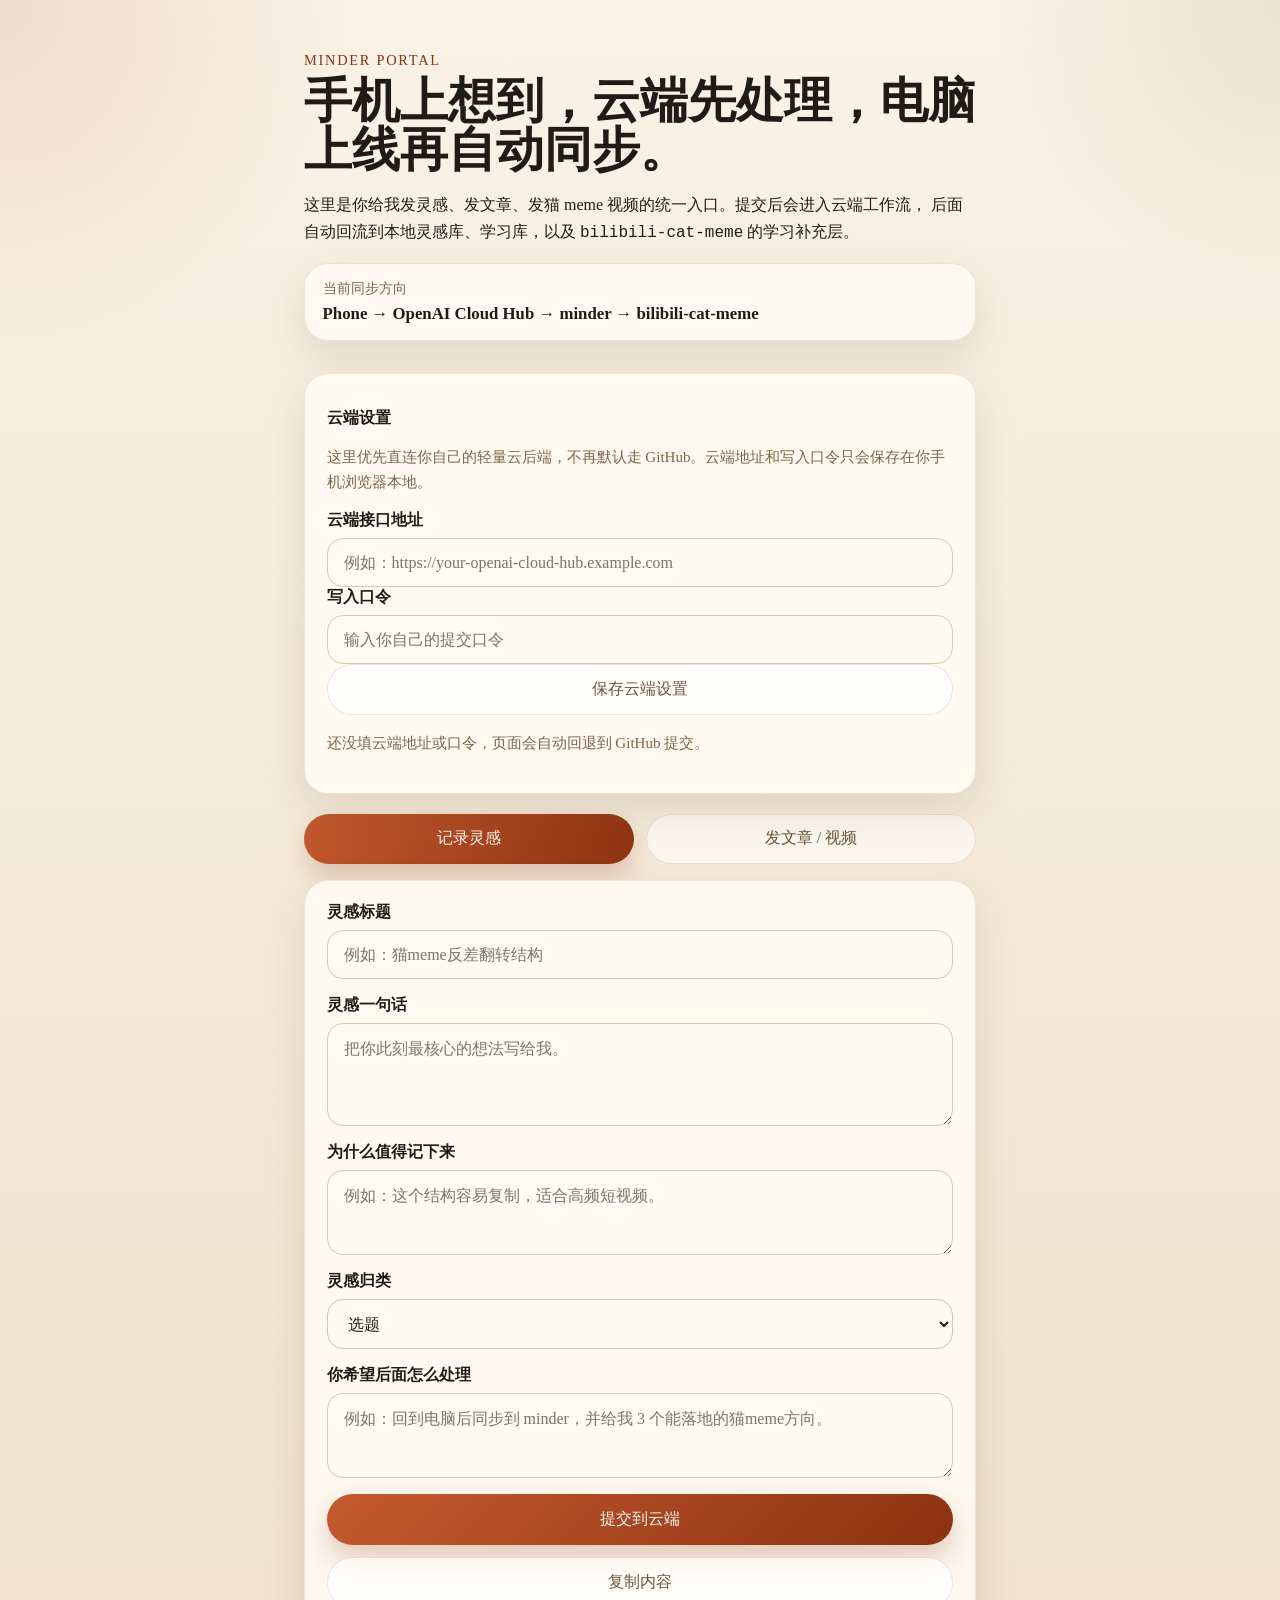
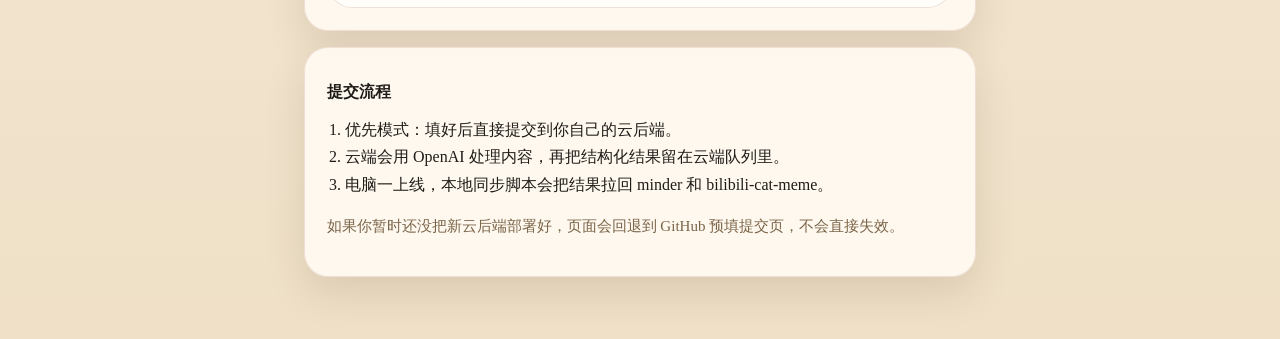
<file: mobile_portal/index.html>
<!DOCTYPE html>
<html lang="zh-CN">
  <head>
    <meta charset="UTF-8" />
    <meta name="viewport" content="width=device-width, initial-scale=1.0, viewport-fit=cover" />
    <title>Minder Portal</title>
    <meta
      name="description"
      content="手机端灵感收件箱与内容学习入口，提交后进入云端处理，再同步回本地。"
    />
    <link rel="stylesheet" href="./styles.css" />
  </head>
  <body>
    <main class="shell">
      <section class="hero">
        <p class="eyebrow">Minder Portal</p>
        <h1>手机上想到，云端先处理，电脑上线再自动同步。</h1>
        <p class="lede">
          这里是你给我发灵感、发文章、发猫 meme 视频的统一入口。提交后会进入云端工作流，
          后面自动回流到本地灵感库、学习库，以及
          <span class="mono">bilibili-cat-meme</span> 的学习补充层。
        </p>
        <div class="status-card">
          <p class="status-title">当前同步方向</p>
          <p class="status-value">Phone → OpenAI Cloud Hub → minder → bilibili-cat-meme</p>
        </div>
      </section>

      <section class="card notes">
        <h2>云端设置</h2>
        <p class="muted">
          这里优先直连你自己的轻量云后端，不再默认走 GitHub。云端地址和写入口令只会保存在你手机浏览器本地。
        </p>
        <label>
          <span>云端接口地址</span>
          <input
            id="cloud-api-base"
            placeholder="例如：https://your-openai-cloud-hub.example.com"
            autocomplete="off"
          />
        </label>
        <label>
          <span>写入口令</span>
          <input id="cloud-write-token" type="password" placeholder="输入你自己的提交口令" autocomplete="off" />
        </label>
        <div class="actions">
          <button class="secondary" id="save-cloud-settings" type="button">保存云端设置</button>
        </div>
        <p class="muted" id="cloud-settings-status">如果这两项没填，页面会自动回退到 GitHub 提交。</p>
      </section>

      <section class="switcher">
        <button class="tab active" data-tab="idea" type="button">记录灵感</button>
        <button class="tab" data-tab="learning" type="button">发文章 / 视频</button>
      </section>

      <section class="panel active" id="panel-idea">
        <form id="idea-form" class="card form-card">
          <label>
            <span>灵感标题</span>
            <input name="title" maxlength="80" placeholder="例如：猫meme反差翻转结构" required />
          </label>

          <label>
            <span>灵感一句话</span>
            <textarea
              name="idea_summary"
              rows="4"
              maxlength="400"
              placeholder="把你此刻最核心的想法写给我。"
              required
            ></textarea>
          </label>

          <label>
            <span>为什么值得记下来</span>
            <textarea
              name="why_it_matters"
              rows="3"
              maxlength="300"
              placeholder="例如：这个结构容易复制，适合高频短视频。"
            ></textarea>
          </label>

          <label>
            <span>灵感归类</span>
            <select name="bucket" required>
              <option value="选题">选题</option>
              <option value="钩子">钩子</option>
              <option value="视频结构">视频结构</option>
              <option value="产品想法">产品想法</option>
              <option value="运营动作">运营动作</option>
              <option value="其他">其他</option>
            </select>
          </label>

          <label>
            <span>你希望后面怎么处理</span>
            <textarea
              name="next_step"
              rows="3"
              maxlength="300"
              placeholder="例如：回到电脑后同步到 minder，并给我 3 个能落地的猫meme方向。"
            ></textarea>
          </label>

          <div class="actions">
            <button class="primary" type="submit">提交到云端</button>
            <button class="secondary" type="button" data-copy="idea">复制内容</button>
          </div>
        </form>
      </section>

      <section class="panel" id="panel-learning">
        <form id="learning-form" class="card form-card">
          <label>
            <span>请求标题</span>
            <input name="title" maxlength="80" placeholder="例如：这个猫meme视频节奏很好" required />
          </label>

          <label>
            <span>来源类型</span>
            <div class="segmented">
              <label class="segmented-item">
                <input type="radio" name="source_type" value="article" checked />
                <span>文章</span>
              </label>
              <label class="segmented-item">
                <input type="radio" name="source_type" value="video" />
                <span>视频</span>
              </label>
            </div>
          </label>

          <label>
            <span>来源链接</span>
            <input name="source_url" type="url" placeholder="https://..." required />
          </label>

          <label>
            <span>来源标题（可选）</span>
            <input name="source_title" maxlength="120" placeholder="你看到的标题或一句备注" />
          </label>

          <label>
            <span>你觉得它哪里好</span>
            <textarea
              name="why_good"
              rows="3"
              maxlength="400"
              placeholder="例如：开头很强、节奏很好、梗很密、结构适合复用。"
              required
            ></textarea>
          </label>

          <label>
            <span>你希望我重点提炼什么</span>
            <textarea
              name="wanted_outputs"
              rows="4"
              maxlength="500"
              placeholder="例如：帮我拆钩子、节奏、标题结构、可迁移方法。"
              required
            ></textarea>
          </label>

          <label>
            <span>补充说明</span>
            <textarea
              name="extra_context"
              rows="3"
              maxlength="300"
              placeholder="例如：同步到 bilibili-cat-meme，并更新今天的学习日志。"
            ></textarea>
          </label>

          <div class="actions">
            <button class="primary" type="submit">提交到云端</button>
            <button class="secondary" type="button" data-copy="learning">复制内容</button>
          </div>
        </form>
      </section>

      <section class="card notes">
        <h2>提交流程</h2>
        <ol>
          <li>优先模式：填好后直接提交到你自己的云后端。</li>
          <li>云端会用 OpenAI 处理内容，再把结构化结果留在云端队列里。</li>
          <li>电脑一上线，本地同步脚本会把结果拉回 minder 和 bilibili-cat-meme。</li>
        </ol>
        <p class="muted">
          如果你暂时还没把新云后端部署好，页面会回退到 GitHub 预填提交页，不会直接失效。
        </p>
        <p class="muted" id="submission-status"></p>
      </section>
    </main>

    <script src="./app.js"></script>
  </body>
</html>
</file>
<file: mobile_portal/styles.css>
:root {
  --ink: #1f1c18;
  --paper: #f5efe4;
  --panel: #fffaf2;
  --line: #d7c8ad;
  --accent: #c55b2f;
  --accent-deep: #8c3211;
  --shadow: 0 16px 40px rgba(69, 40, 14, 0.12);
}

* {
  box-sizing: border-box;
}

body {
  margin: 0;
  min-height: 100vh;
  font-family: "Georgia", "Times New Roman", serif;
  color: var(--ink);
  background:
    radial-gradient(circle at top left, rgba(197, 91, 47, 0.14), transparent 22rem),
    radial-gradient(circle at top right, rgba(143, 114, 56, 0.12), transparent 18rem),
    linear-gradient(180deg, #f9f2e6 0%, #efe0c7 100%);
}

.shell {
  width: min(100%, 44rem);
  margin: 0 auto;
  padding: 1.25rem 1rem 4rem;
}

.hero {
  padding: 1.25rem 0 1rem;
}

.eyebrow {
  margin: 0 0 0.5rem;
  color: var(--accent-deep);
  font-size: 0.9rem;
  letter-spacing: 0.12em;
  text-transform: uppercase;
}

.hero h1 {
  margin: 0;
  font-size: clamp(2rem, 7vw, 3rem);
  line-height: 1.02;
}

.lede {
  margin: 1rem 0 0;
  font-size: 1rem;
  line-height: 1.7;
}

.status-card,
.card {
  border: 1px solid rgba(140, 50, 17, 0.12);
  border-radius: 1.5rem;
  background: rgba(255, 250, 242, 0.92);
  box-shadow: var(--shadow);
  backdrop-filter: blur(8px);
}

.status-card {
  margin-top: 1rem;
  padding: 1rem 1.1rem;
}

.status-title {
  margin: 0;
  font-size: 0.85rem;
  color: #7b6548;
}

.status-value {
  margin: 0.35rem 0 0;
  font-size: 1.05rem;
  font-weight: 600;
}

.switcher {
  display: grid;
  grid-template-columns: 1fr 1fr;
  gap: 0.75rem;
  margin-top: 1.25rem;
}

.tab {
  border: 0;
  border-radius: 999px;
  padding: 0.9rem 1rem;
  font: inherit;
  font-size: 1rem;
  background: rgba(255, 255, 255, 0.55);
  color: #6d5538;
  box-shadow: inset 0 0 0 1px rgba(140, 50, 17, 0.14);
}

.tab.active {
  background: linear-gradient(135deg, #c55b2f, #8c3211);
  color: #fff6ef;
  box-shadow: 0 12px 24px rgba(140, 50, 17, 0.22);
}

.panel {
  display: none;
}

.panel.active {
  display: block;
}

.form-card,
.notes {
  margin-top: 1rem;
  padding: 1rem;
}

.form-card {
  display: grid;
  gap: 1rem;
}

label {
  display: grid;
  gap: 0.45rem;
}

label > span,
.notes h2 {
  font-size: 0.98rem;
  font-weight: 600;
}

input,
textarea,
select {
  width: 100%;
  border: 1px solid var(--line);
  border-radius: 1rem;
  padding: 0.9rem 1rem;
  font: inherit;
  font-size: 1rem;
  background: var(--panel);
  color: var(--ink);
}

textarea {
  resize: vertical;
}

.segmented {
  display: grid;
  grid-template-columns: 1fr 1fr;
  gap: 0.65rem;
}

.segmented-item {
  position: relative;
}

.segmented-item input {
  position: absolute;
  inset: 0;
  opacity: 0;
}

.segmented-item span {
  display: block;
  border: 1px solid var(--line);
  border-radius: 999px;
  padding: 0.85rem 1rem;
  text-align: center;
  background: var(--panel);
}

.segmented-item input:checked + span {
  border-color: transparent;
  background: linear-gradient(135deg, #e8a661, #c55b2f);
  color: #fffaf2;
}

.actions {
  display: grid;
  grid-template-columns: 1fr;
  gap: 0.7rem;
}

.actions button {
  border: 0;
  border-radius: 999px;
  padding: 0.95rem 1rem;
  font: inherit;
  font-size: 1rem;
}

.primary {
  background: linear-gradient(135deg, #c55b2f, #8c3211);
  color: #fff8f2;
  box-shadow: 0 14px 28px rgba(140, 50, 17, 0.24);
}

.secondary {
  background: rgba(255, 255, 255, 0.68);
  color: #6d5538;
  box-shadow: inset 0 0 0 1px rgba(140, 50, 17, 0.14);
}

.notes ol {
  margin: 0.8rem 0 0;
  padding-left: 1.15rem;
  line-height: 1.7;
}

.muted {
  margin-top: 1rem;
  color: #7b6548;
  font-size: 0.94rem;
  line-height: 1.65;
}

.mono {
  font-family: "SFMono-Regular", "Menlo", monospace;
}

@media (min-width: 640px) {
  .shell {
    padding-top: 2rem;
  }

  .form-card,
  .notes {
    padding: 1.35rem;
  }
}
</file>
